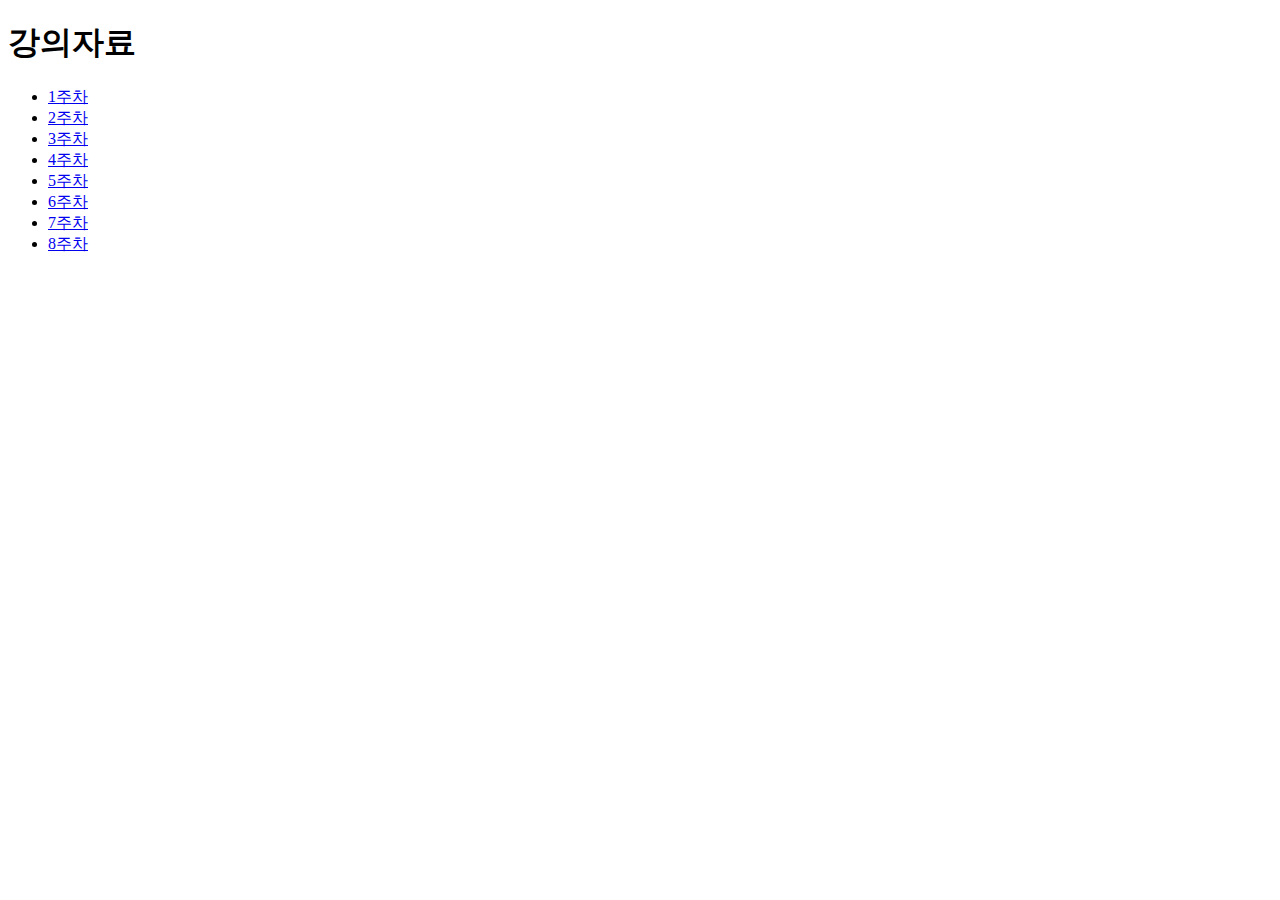
<file: index.html>
<!DOCTYPE html>
<html lang="ko">
  <head>
    <meta charset="UTF-8" />
    <meta http-equiv="X-UA-Compatible" content="IE=edge" />
    <meta name="viewport" content="width=device-width, initial-scale=1.0" />
    <title>Document</title>
  </head>
  <body>
    <h1>강의자료</h1>
    <ul>
      <!--emmet으로 아래 내용을 만든다면-->
      <!-- (li>{$주차})*8})-->
      <!--(li>a[href="w$/"]>{$주차})*8-->
      <li><a href="w1/index.html">1주차</a></li>
      <li><a href="w2/index.html">2주차</a></li>
      <li><a href="w3/index.html">3주차</a></li>
      <li><a href="w4/index.html">4주차</a></li>
      <li><a href="w5/index.html">5주차</a></li>
      <li><a href="w6/index.html">6주차</a></li>
      <li><a href="w7/index.html">7주차</a></li>
      <li><a href="w8/index.html">8주차</a></li>
    </ul>
  </body>
</html>
</file>
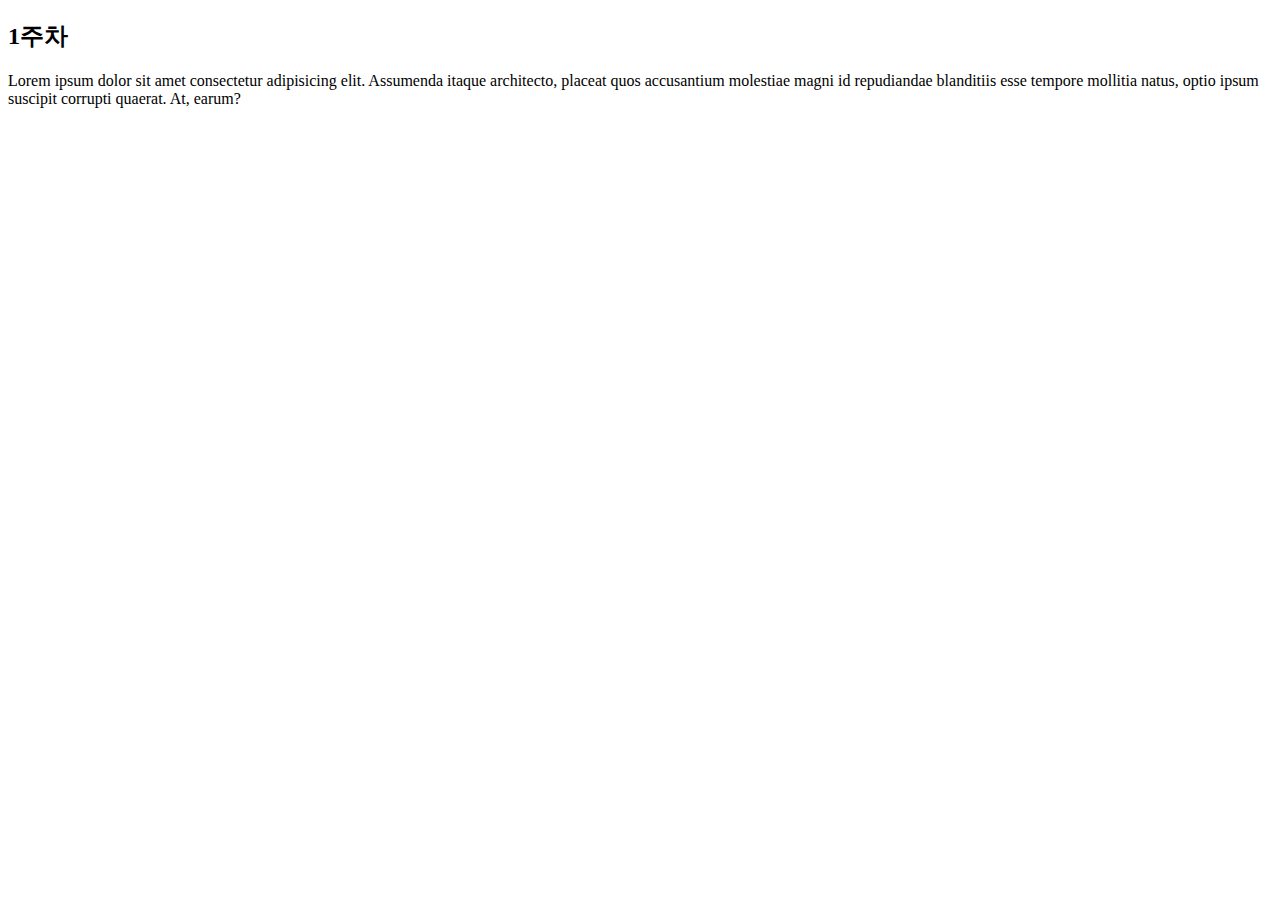
<file: w1/index.html>
<!DOCTYPE html>
<html lang="en">
  <head>
    <meta charset="UTF-8" />
    <meta http-equiv="X-UA-Compatible" content="IE=edge" />
    <meta name="viewport" content="width=device-width, initial-scale=1.0" />
    <title>Document</title>
  </head>
  <body>
    <h2>1주차</h2>
    Lorem ipsum dolor sit amet consectetur adipisicing elit. Assumenda itaque
    architecto, placeat quos accusantium molestiae magni id repudiandae
    blanditiis esse tempore mollitia natus, optio ipsum suscipit corrupti
    quaerat. At, earum?
  </body>
</html>
</file>
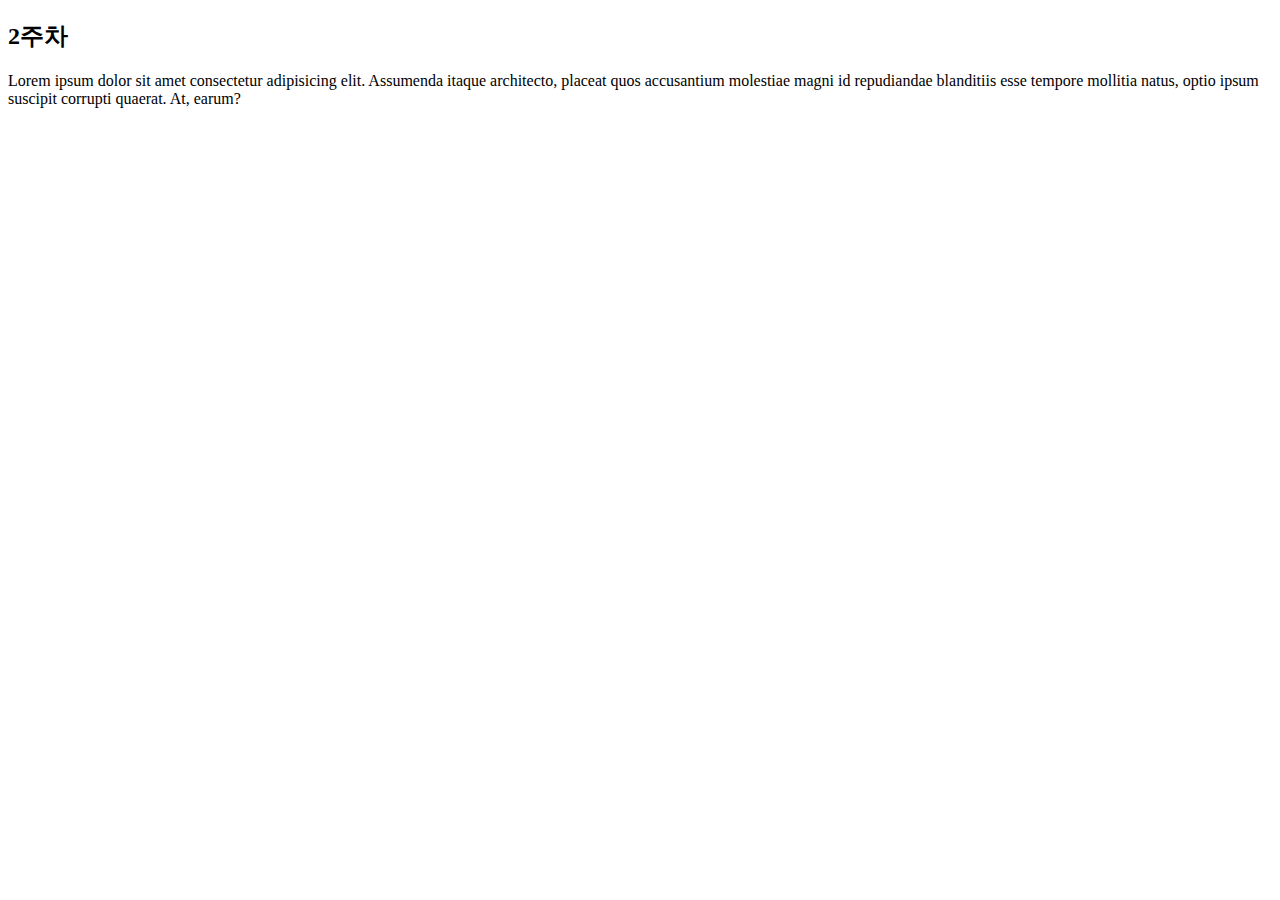
<file: w2/index.html>
<!DOCTYPE html>
<html lang="en">
  <head>
    <meta charset="UTF-8" />
    <meta http-equiv="X-UA-Compatible" content="IE=edge" />
    <meta name="viewport" content="width=device-width, initial-scale=1.0" />
    <title>Document</title>
  </head>
  <body>
    <h2>2주차</h2>
    Lorem ipsum dolor sit amet consectetur adipisicing elit. Assumenda itaque
    architecto, placeat quos accusantium molestiae magni id repudiandae
    blanditiis esse tempore mollitia natus, optio ipsum suscipit corrupti
    quaerat. At, earum?
  </body>
</html>
</file>
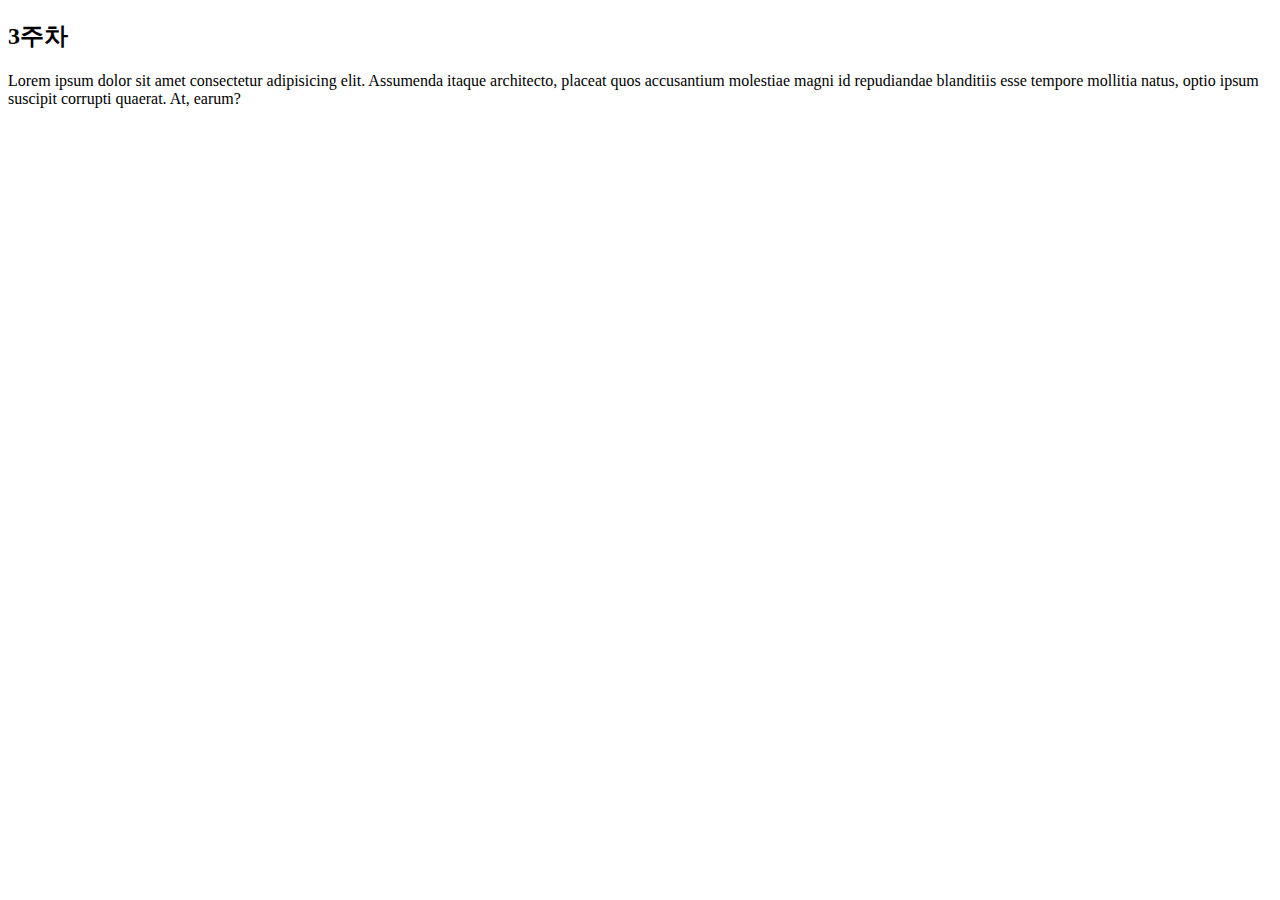
<file: w3/index.html>
<!DOCTYPE html>
<html lang="en">
  <head>
    <meta charset="UTF-8" />
    <meta http-equiv="X-UA-Compatible" content="IE=edge" />
    <meta name="viewport" content="width=device-width, initial-scale=1.0" />
    <title>Document</title>
  </head>
  <body>
    <h2>3주차</h2>
    Lorem ipsum dolor sit amet consectetur adipisicing elit. Assumenda itaque
    architecto, placeat quos accusantium molestiae magni id repudiandae
    blanditiis esse tempore mollitia natus, optio ipsum suscipit corrupti
    quaerat. At, earum?
  </body>
</html>
</file>
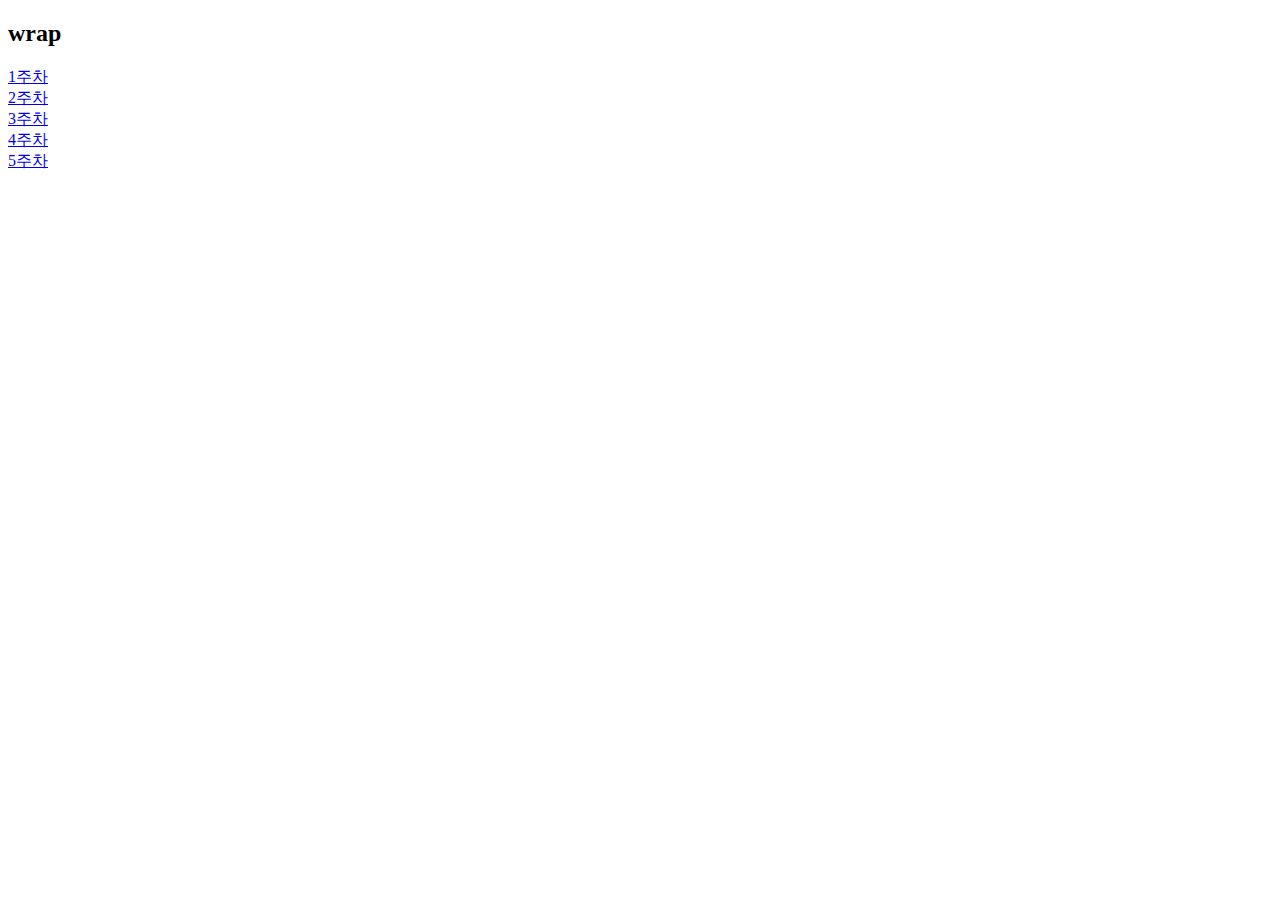
<file: w4/index.html>
<!DOCTYPE html>
<html lang="en">
  <head>
    <meta charset="UTF-8" />
    <meta http-equiv="X-UA-Compatible" content="IE=edge" />
    <meta name="viewport" content="width=device-width, initial-scale=1.0" />
    <title>Document</title>
  </head>
  <body>
    <h2>wrap</h2>
    <li><a href="step1/index.html">1주차</a></li>
    <li><a href="step2/index.html">2주차</a></li>
    <li><a href="step3/index.html">3주차</a></li>
    <li><a href="step4/index.html">4주차</a></li>
    <li><a href="step5/index.html">5주차</a></li>

</html>
</file>
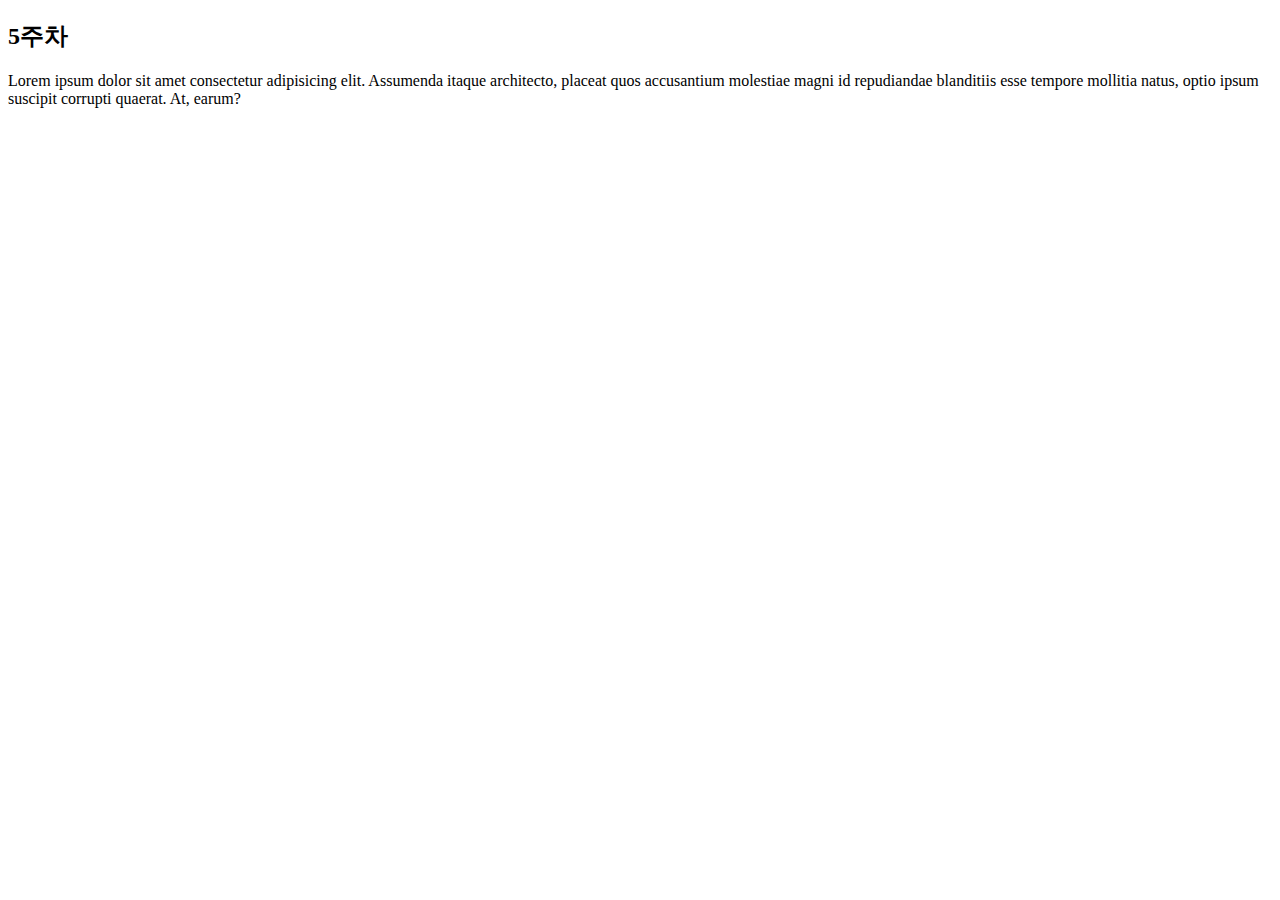
<file: w5/index.html>
<!DOCTYPE html>
<html lang="en">
  <head>
    <meta charset="UTF-8" />
    <meta http-equiv="X-UA-Compatible" content="IE=edge" />
    <meta name="viewport" content="width=device-width, initial-scale=1.0" />
    <title>Document</title>
  </head>
  <body>
    <h2>5주차</h2>
    Lorem ipsum dolor sit amet consectetur adipisicing elit. Assumenda itaque
    architecto, placeat quos accusantium molestiae magni id repudiandae
    blanditiis esse tempore mollitia natus, optio ipsum suscipit corrupti
    quaerat. At, earum?
  </body>
</html>
</file>
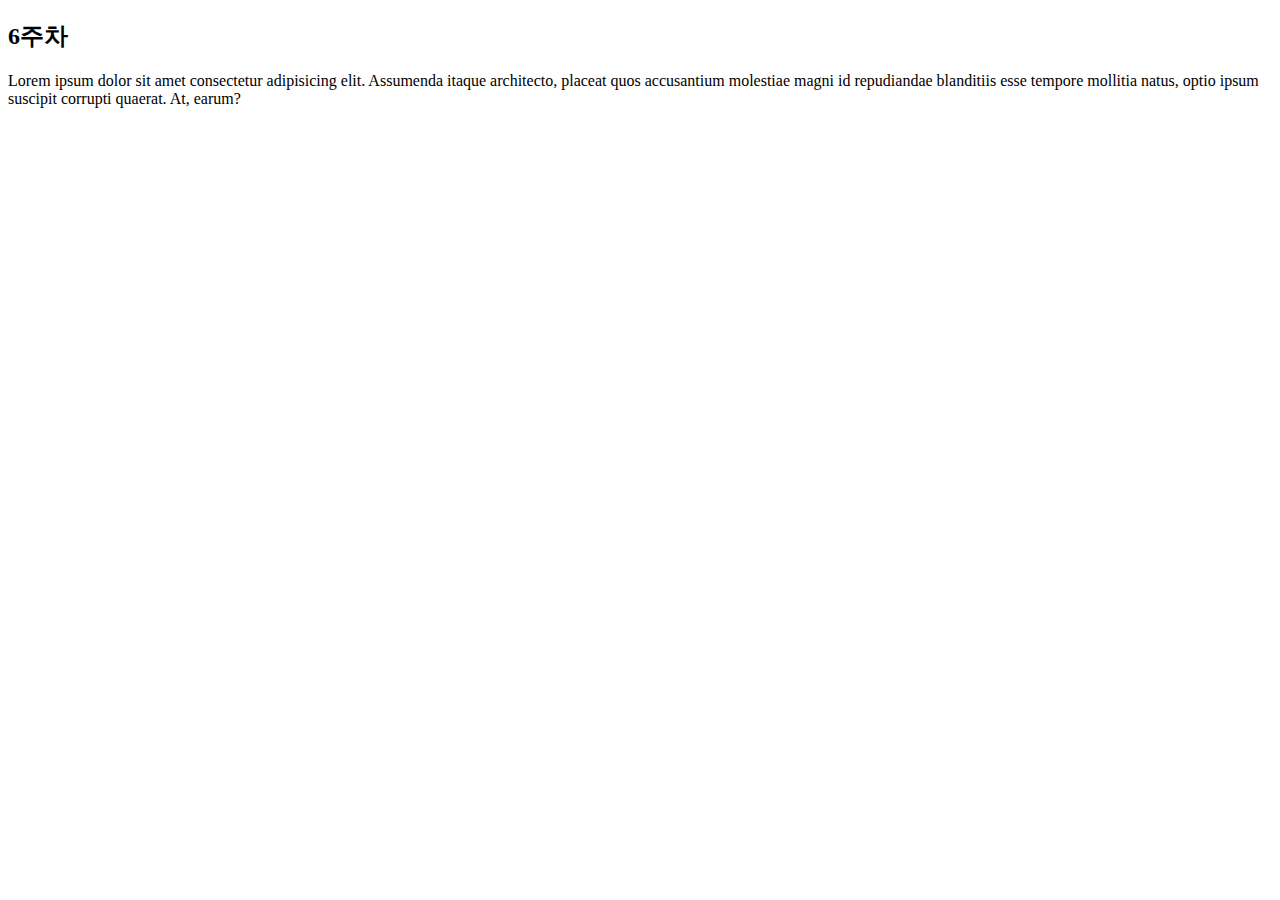
<file: w6/index.html>
<!DOCTYPE html>
<html lang="en">
  <head>
    <meta charset="UTF-8" />
    <meta http-equiv="X-UA-Compatible" content="IE=edge" />
    <meta name="viewport" content="width=device-width, initial-scale=1.0" />
    <title>Document</title>
  </head>
  <body>
    <h2>6주차</h2>
    Lorem ipsum dolor sit amet consectetur adipisicing elit. Assumenda itaque
    architecto, placeat quos accusantium molestiae magni id repudiandae
    blanditiis esse tempore mollitia natus, optio ipsum suscipit corrupti
    quaerat. At, earum?
  </body>
</html>
</file>
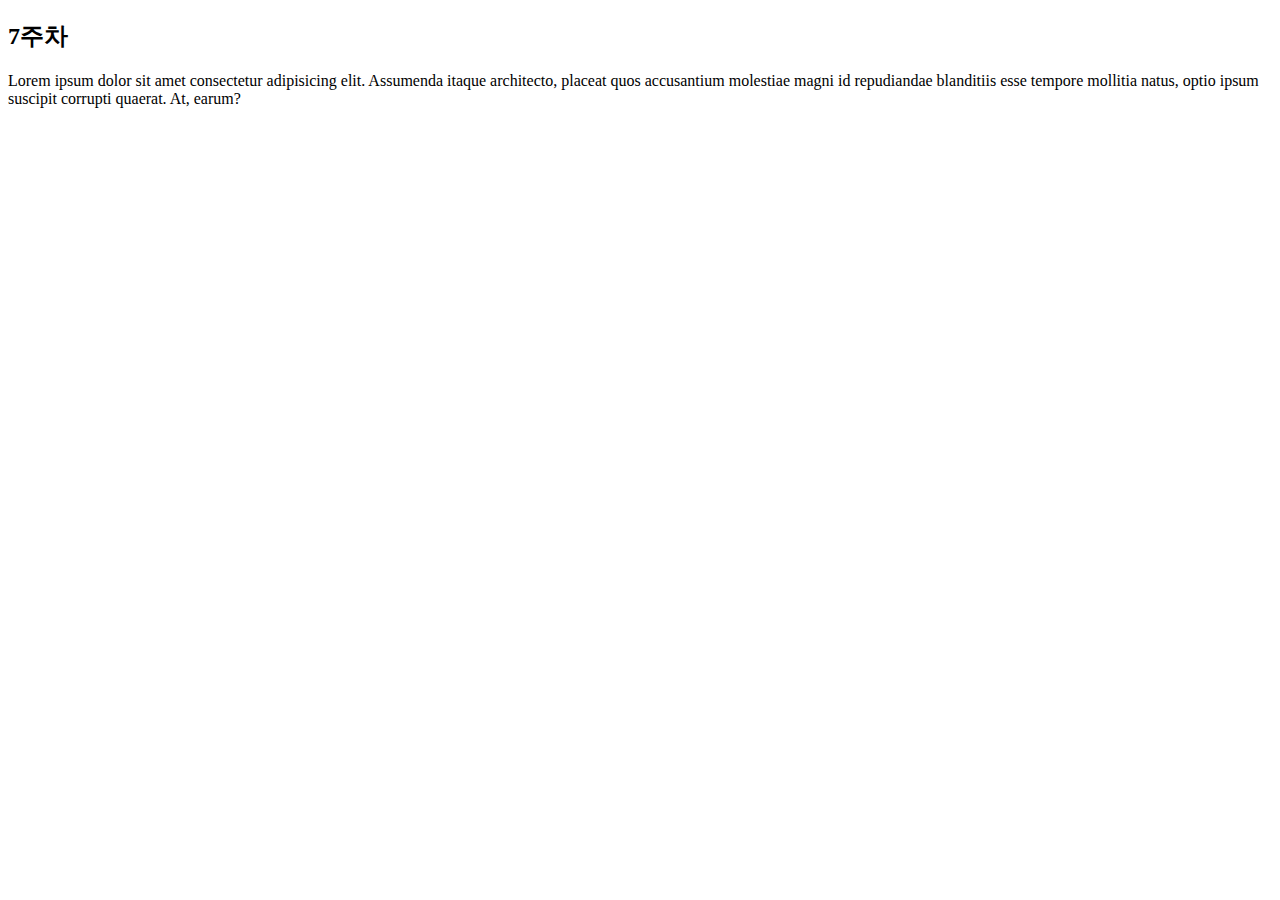
<file: w7/index.html>
<!DOCTYPE html>
<html lang="en">
  <head>
    <meta charset="UTF-8" />
    <meta http-equiv="X-UA-Compatible" content="IE=edge" />
    <meta name="viewport" content="width=device-width, initial-scale=1.0" />
    <title>Document</title>
  </head>
  <body>
    <h2>7주차</h2>
    Lorem ipsum dolor sit amet consectetur adipisicing elit. Assumenda itaque
    architecto, placeat quos accusantium molestiae magni id repudiandae
    blanditiis esse tempore mollitia natus, optio ipsum suscipit corrupti
    quaerat. At, earum?
  </body>
</html>
</file>
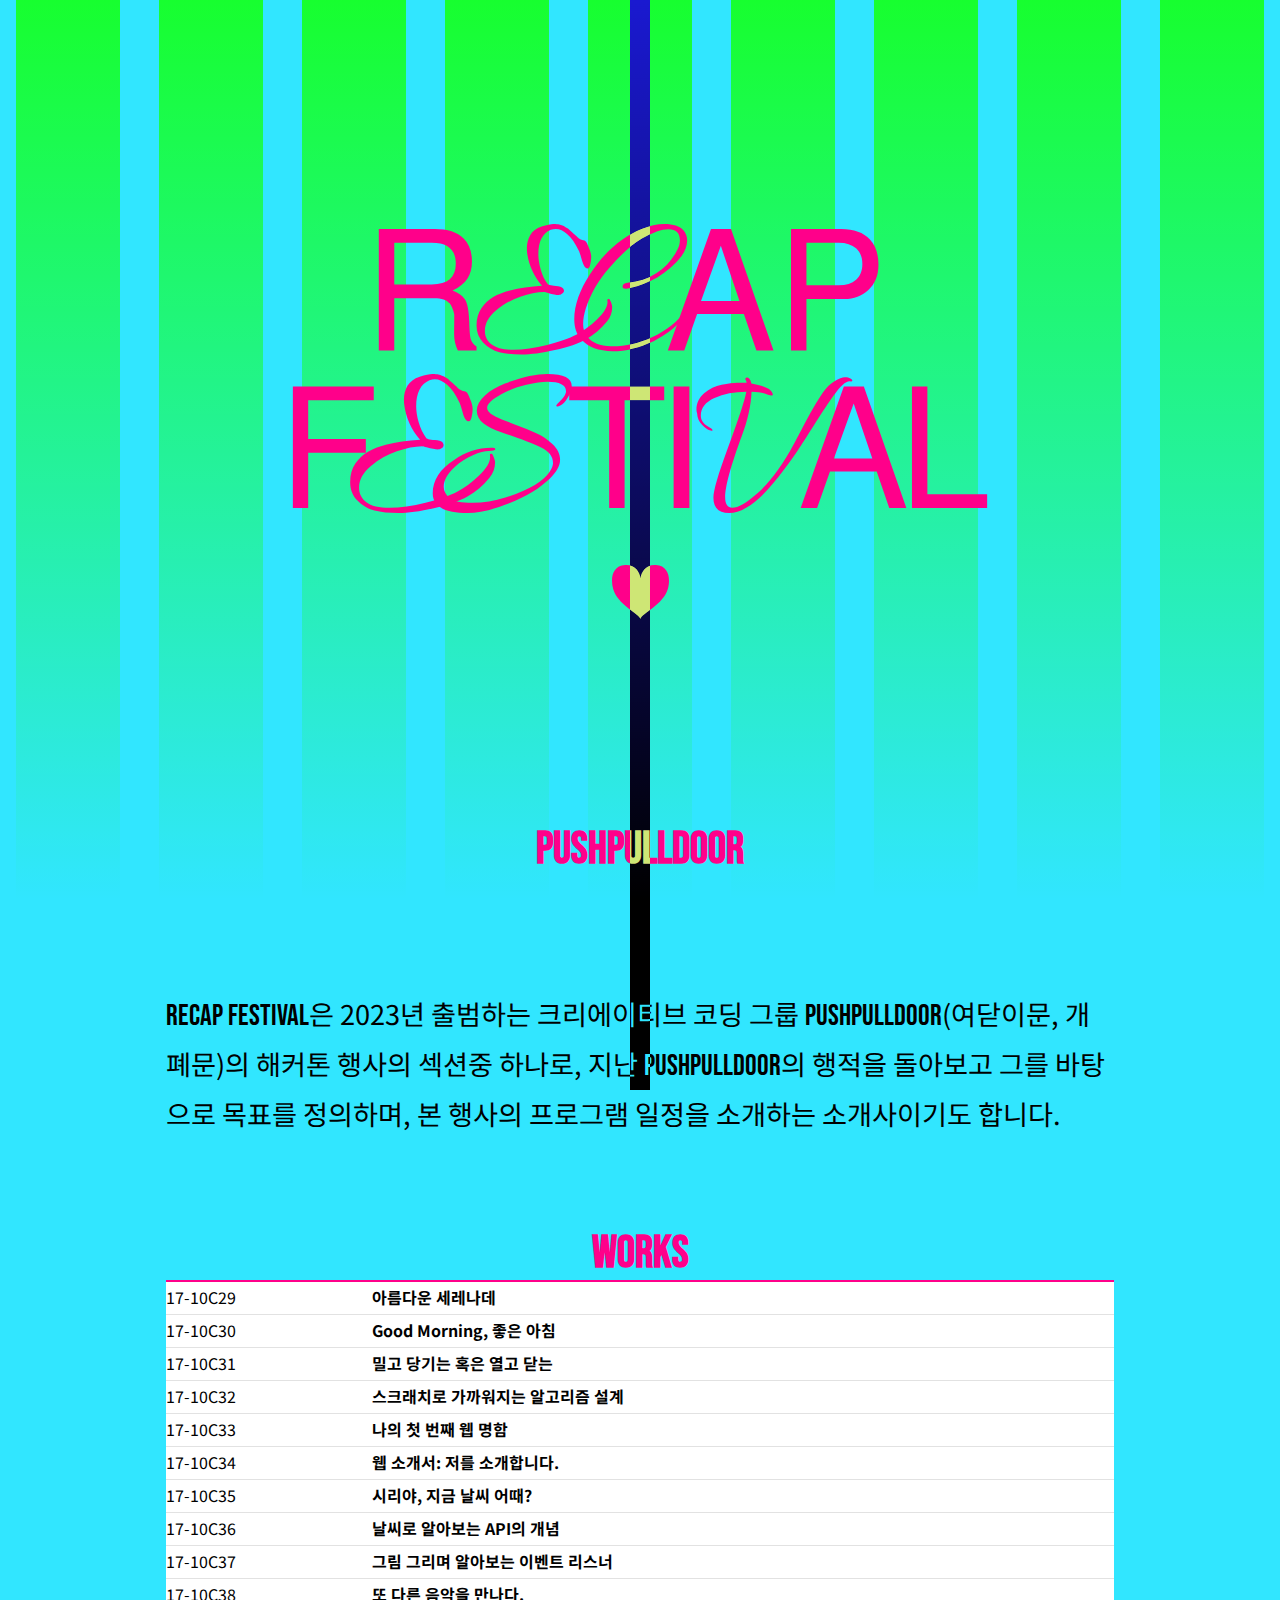
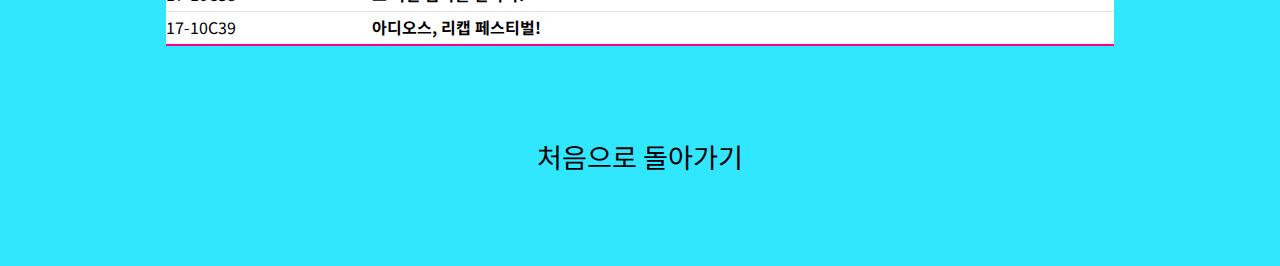
<file: w8/index.html>
<!DOCTYPE html>
<html lang="kr">
  <head>
    <meta charset="UTF-8" />
    <meta http-equiv="X-UA-Compatible" content="IE=edge" />
    <meta name="viewport" content="width=device-width, initial-scale=1.0" />
    <link rel="stylesheet" href="./style.css" />
    <title>RECAP FESTIVAL</title>

    <link rel="preconnect" href="https://fonts.googleapis.com" />
    <link rel="preconnect" href="https://fonts.gstatic.com" crossorigin />
    <link
      href="https://fonts.googleapis.com/css2?family=Bebas+Neue&family=Noto+Sans+KR&display=swap"
      rel="stylesheet"
    />
    <title>201921418_최소혜</title>
  </head>

  <body>
    <section class="background">
      <span></span>
      <span></span>
      <span></span>
      <span></span>
      <span></span>
      <span></span>
      <span></span>
      <span></span>
      <span></span>
    </section>
    <section class="main">
      <div class="logo-holder">
        <img src="./asset/logo-holder.svg" alt="RECAP FESTIVAL 로고" />
      </div>
      <div class="heart-holder">
        <img src="./asset/heart.svg" alt="" />
      </div>
      <h1>PUSHPULLDOOR</h1>
      <div class="door-line"></div>
    </section>
    <div class="static-door-line"></div>
    <section class="contents">
      <p>
        <span>RECAP FESTIVAL</span>은 2023년 출범하는 크리에이티브 코딩 그룹
        <span>PUSHPULLDOOR</span>(여닫이문, 개폐문)의 해커톤 행사의 섹션중
        하나로, 지난 <span>PUSHPULLDOOR</span>의 행적을 돌아보고 그를 바탕으로
        목표를 정의하며, 본 행사의 프로그램 일정을 소개하는 소개사이기도 합니다.
      </p>
    </section>
    <section class="contents">
      <h2>WORKS</h2>
      <table>
        <tr>
          <td>17-10C29</td>
          <td>아름다운 세레나데</td>
        </tr>
        <tr>
          <td>17-10C30</td>
          <td>Good Morning, 좋은 아침</td>
        </tr>
        <tr>
          <td>17-10C31</td>
          <td>밀고 당기는 혹은 열고 닫는</td>
        </tr>
        <tr>
          <td>17-10C32</td>
          <td>스크래치로 가까워지는 알고리즘 설계</td>
        </tr>
        <tr>
          <td>17-10C33</td>
          <td>나의 첫 번째 웹 명함</td>
        </tr>
        <tr>
          <td>17-10C34</td>
          <td>웹 소개서: 저를 소개합니다.</td>
        </tr>
        <tr>
          <td>17-10C35</td>
          <td>시리야, 지금 날씨 어때?</td>
        </tr>
        <tr>
          <td>17-10C36</td>
          <td>날씨로 알아보는 API의 개념</td>
        </tr>
        <tr>
          <td>17-10C37</td>
          <td>그림 그리며 알아보는 이벤트 리스너</td>
        </tr>
        <tr>
          <td>17-10C38</td>
          <td>또 다른 음악을 만나다.</td>
        </tr>
        <tr>
          <td>17-10C39</td>
          <td>아디오스, 리캡 페스티벌!</td>
        </tr>
      </table>
    </section>
    <section class="contents">
      <div class="anchor-holder">
        <a href="#" target="_self">처음으로 돌아가기</a>
      </div>
    </section>
  </body>
</html>
</file>
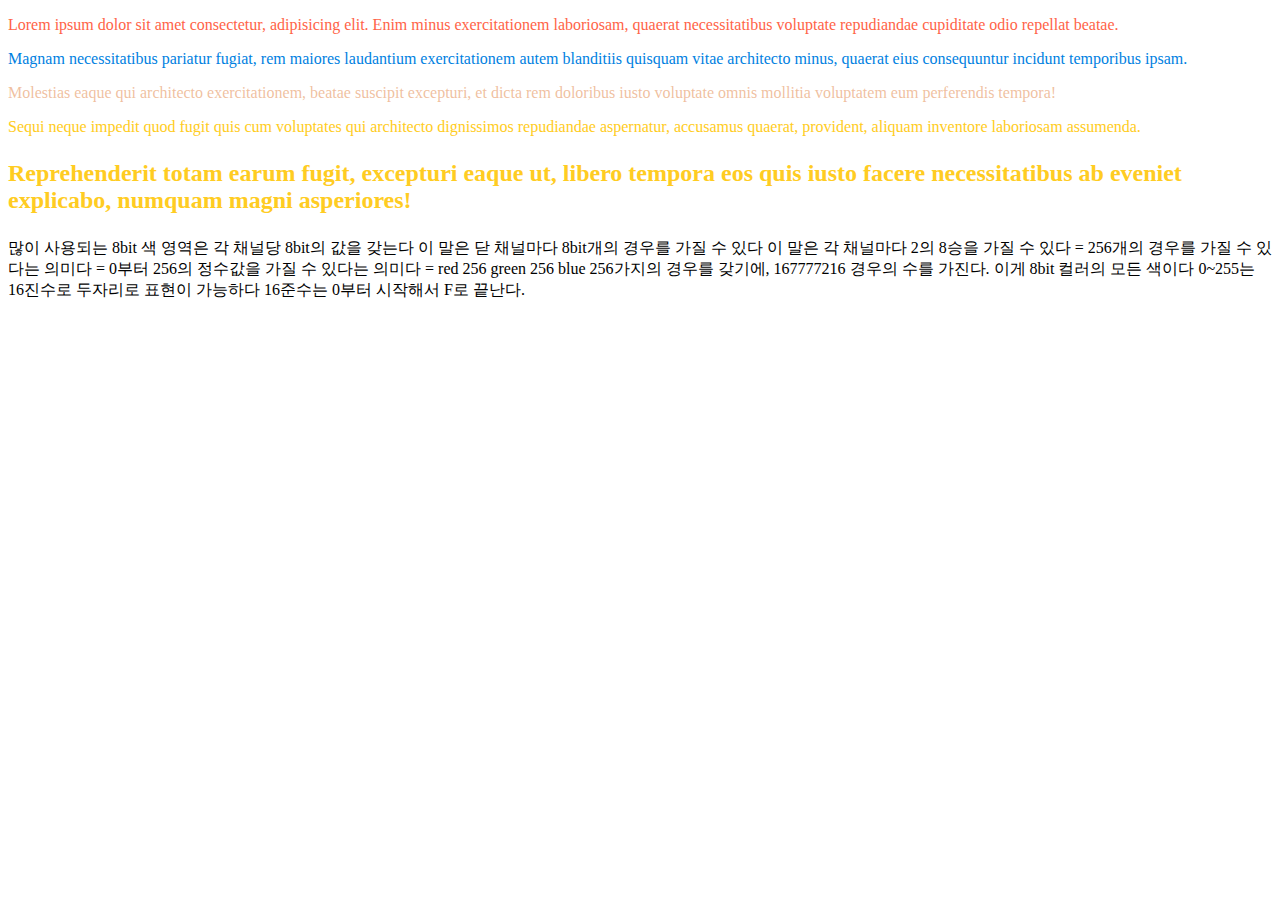
<file: w4/step1/index.html>
<!DOCTYPE html>
<html lang="ko">
  <head>
    <meta charset="UTF-8" />
    <meta http-equiv="X-UA-Compatible" content="IE=edge" />
    <meta name="viewport" content="width=device-width, initial-scale=1.0" />
    <title>wrap up : step 1</title>
  </head>
  <body>
    <p style="color: tomato">
      Lorem ipsum dolor sit amet consectetur, adipisicing elit. Enim minus
      exercitationem laboriosam, quaerat necessitatibus voluptate repudiandae
      cupiditate odio repellat beatae.
    </p>
    <p style="color: rgb(0, 127, 225)">
      Magnam necessitatibus pariatur fugiat, rem maiores laudantium
      exercitationem autem blanditiis quisquam vitae architecto minus, quaerat
      eius consequuntur incidunt temporibus ipsam.
    </p>
    <p style="color: rgba(225, 127, 64, 0.5)">
      Molestias eaque qui architecto exercitationem, beatae suscipit excepturi,
      et dicta rem doloribus iusto voluptate omnis mollitia voluptatem eum
      perferendis tempora!
    </p>
    <p style="color: #ffcc22">
      Sequi neque impedit quod fugit quis cum voluptates qui architecto
      dignissimos repudiandae aspernatur, accusamus quaerat, provident, aliquam
      inventore laboriosam assumenda.
    </p>
    <p style="color: #ffcc22; font-size: 24px; font-weight: bold">
      Reprehenderit totam earum fugit, excepturi eaque ut, libero tempora eos
      quis iusto facere necessitatibus ab eveniet explicabo, numquam magni
      asperiores!
    </p>
    <!-- (p>lorem20)*5 -->
  </body>
</html>

<!-- 태그의 두 종류
<tag>
<tag></tag> -->

<!-- 태그에 추가적인 속성이 들어갈 수 있다
<tag attribute="attributeValue"></tag>
< attribute="attributeValue">
때로는 추가적인 속성 없이는 제기능을 못하는 태그가 있다. 대표적으로 img와 a
<img src="이미지 주소" alt="">
<a href="링크가 걸릴 텍스트"</a>
    여러 추가적인 속성이 들어갈 때는 띄어쓰기로 구별해가며 작성한다.
<tag attribute1="attributeValue1" attribute2="attributeValue2" attribute3="attributeValue3" > -->

<!--- 스타일 속성은 태그를 통해 나타난는 요소의 모양새를 정의한다
<tag style="styleProperty: value"></tag>
여러 스타릴 속성을 적을 때는 ;를 통해 구분한다
<tag style="styleProperty1: value1; styleProperty2: value2; styleProperty3: value3"></tag> -->

많이 사용되는 8bit 색 영역은 각 채널당 8bit의 값을 갖는다 이 말은 닫 채널마다
8bit개의 경우를 가질 수 있다 이 말은 각 채널마다 2의 8승을 가질 수 있다 =
256개의 경우를 가질 수 있다는 의미다 = 0부터 256의 정수값을 가질 수 있다는
의미다 = red 256 green 256 blue 256가지의 경우를 갖기에, 167777216 경우의 수를
가진다. 이게 8bit 컬러의 모든 색이다 0~255는 16진수로 두자리로 표현이 가능하다
16준수는 0부터 시작해서 F로 끝난다.
</file>
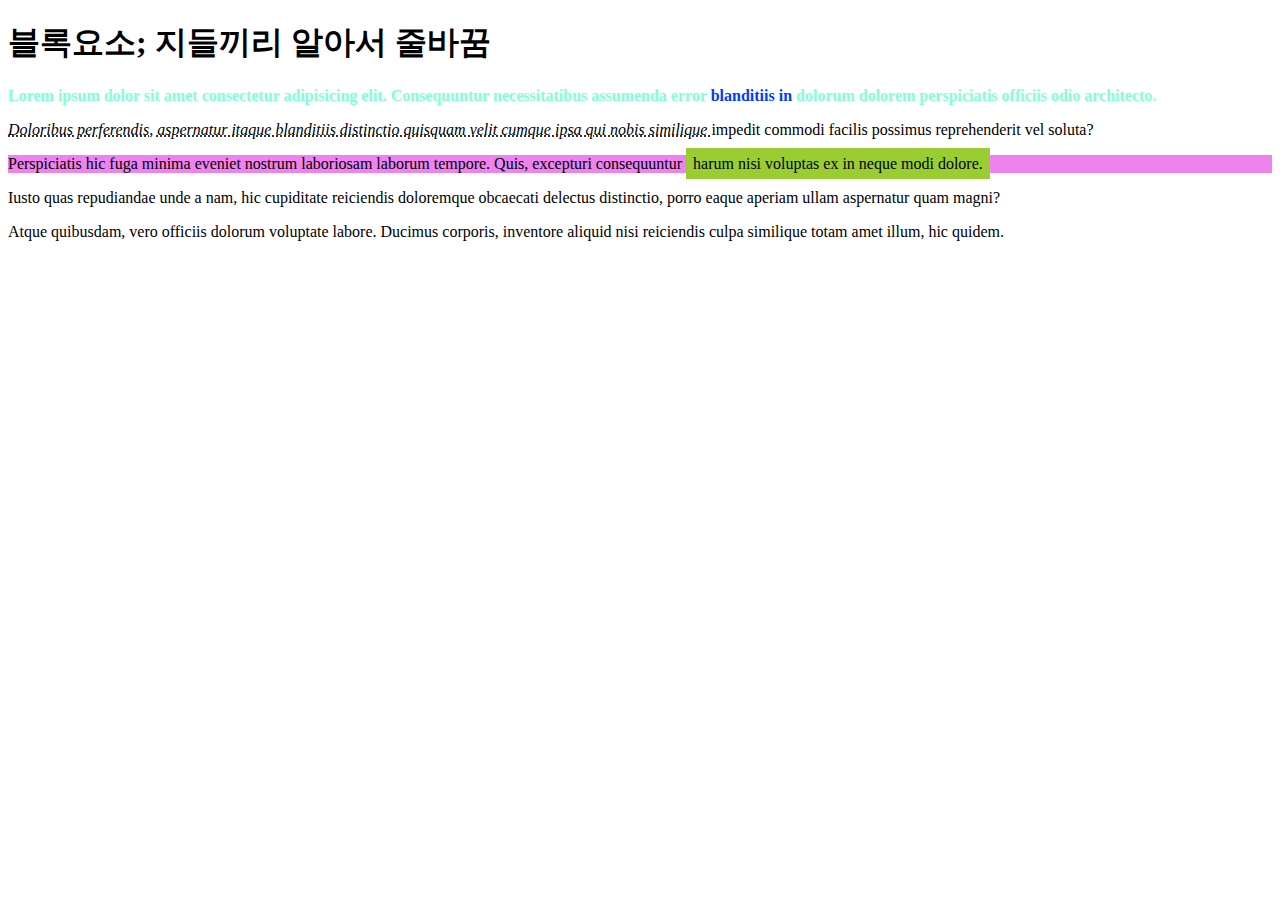
<file: w4/step2/index.html>
<!DOCTYPE html>
<html lang="ko">
  <head>
    <meta charset="UTF-8" />
    <meta http-equiv="X-UA-Compatible" content="IE=edge" />
    <meta name="viewport" content="width=device-width, initial-scale=1.0" />
    <title>st2p 2</title>
  </head>
  <body>
    <h1>블록요소; 지들끼리 알아서 줄바꿈</h1>
    <p style="color: aquamarine; font-weight: bold">
      Lorem ipsum dolor sit amet consectetur adipisicing elit. Consequuntur
      necessitatibus assumenda error
      <span style="color: rgb(0, 60, 255)"> blanditiis in</span> dolorum dolorem
      perspiciatis officiis odio architecto.
    </p>
    <p>
      <span style="font-style: italic; text-decoration: underline dotted">
        Doloribus perferendis, aspernatur itaque blanditiis distinctio quisquam
        velit cumque ipsa qui nobis similique
      </span>
      impedit commodi facilis possimus reprehenderit vel soluta?
    </p>
    <p style="background-color: violet">
      Perspiciatis hic fuga minima eveniet nostrum laboriosam laborum tempore.
      Quis, excepturi consequuntur
      <span style="background-color: yellowgreen; padding: 7px">
        harum nisi voluptas ex in neque modi dolore.</span
      >
    </p>
    <p>
      Iusto quas repudiandae unde a nam, hic cupiditate reiciendis doloremque
      obcaecati delectus distinctio, porro eaque aperiam ullam aspernatur quam
      magni?
    </p>
    <p>
      Atque quibusdam, vero officiis dolorum voluptate labore. Ducimus corporis,
      inventore aliquid nisi reiciendis culpa similique totam amet illum, hic
      quidem.
    </p>
  </body>
</html>
</file>
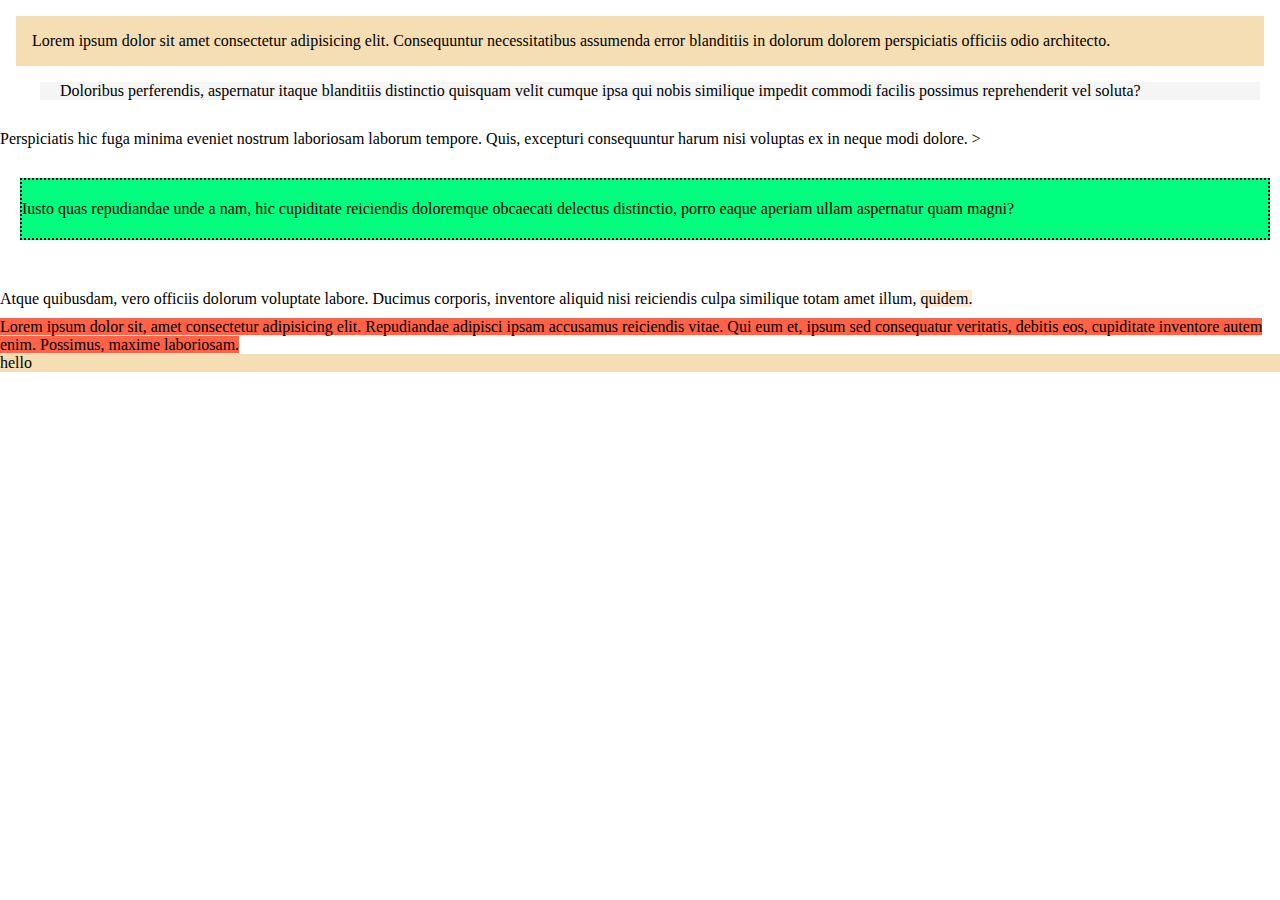
<file: w4/step3/index.html>
<!DOCTYPE html>
<html lang="ko">
  <head>
    <meta charset="UTF-8" />
    <meta http-equiv="X-UA-Compatible" content="IE=edge" />
    <meta name="viewport" content="width=device-width, initial-scale=1.0" />
    <title>st2p 2</title>
  </head>
  <body style="margin: 0">
    <div style="margin: 16px; background-color: wheat; padding: 16px">
      Lorem ipsum dolor sit amet consectetur adipisicing elit. Consequuntur
      necessitatibus assumenda error blanditiis in dolorum dolorem perspiciatis
      officiis odio architecto.
    </div>
    <div
      style="
        margin: 10px 20px 30px 40px;
        background-color: whitesmoke;
        padding-left: 20px;
        padding-right: 20px;
      "
    >
      Doloribus perferendis, aspernatur itaque blanditiis distinctio quisquam
      velit cumque ipsa qui nobis similique impedit commodi facilis possimus
      reprehenderit vel soluta?
    </div>
    <div style="padding-inline;: 20px">
      <!--padding inline은 좌우-->
      Perspiciatis hic fuga minima eveniet nostrum laboriosam laborum tempore.
      Quis, excepturi consequuntur harum nisi voluptas ex in neque modi dolore.
      >
    </div>
    <div
      style="
        background-color: springgreen;
        margin: 30px 10px 50px 20px;
        padding-block: 20px;
        border: 2px dotted;
      "
    >
      <!--padding block은 위아래-->
      Iusto quas repudiandae unde a nam, hic cupiditate reiciendis doloremque
      obcaecati delectus distinctio, porro eaque aperiam ullam aspernatur quam
      magni?
    </div>
    <div style="margin: 10px auto; max-width: 960">
      Atque quibusdam, vero officiis dolorum voluptate labore. Ducimus corporis,
      inventore aliquid nisi reiciendis culpa similique totam amet illum,
      <span style="background-color: antiquewhite"> quidem.</span>
    </div>
    <span style="background-color: tomato">
      Lorem ipsum dolor sit, amet consectetur adipisicing elit. Repudiandae
      adipisci ipsam accusamus reiciendis vitae. Qui eum et, ipsum sed
      consequatur veritatis, debitis eos, cupiditate inventore autem enim.
      Possimus, maxime laboriosam.</span
    >
    <div style="background-color: wheat">hello</div>
  </body>
</html>
</file>
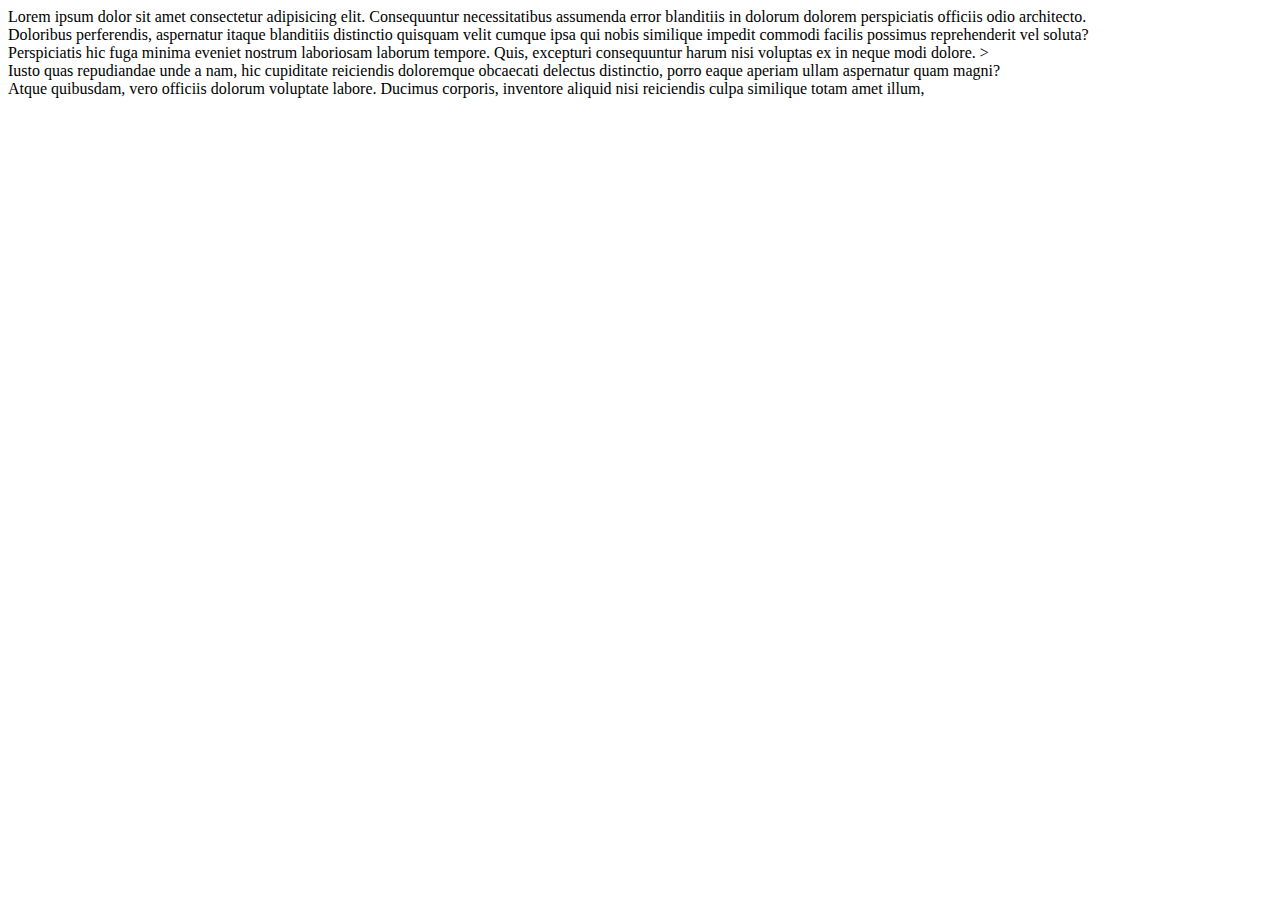
<file: w4/step4/index.html>
<!DOCTYPE html>
<html lang="ko">
  <head>
    <meta charset="UTF-8" />
    <meta http-equiv="X-UA-Compatible" content="IE=edge" />
    <meta name="viewport" content="width=device-width, initial-scale=1.0" />
    <title>st2p 2</title>
  <head><style>
       
    #elem1 {"background-color: springgreen;}
    #elem2{"background-color: tomato;}
       </style>
       </head>
    
      
  <body>
    <div id=elem1>
      Lorem ipsum dolor sit amet consectetur adipisicing elit. Consequuntur
      necessitatibus assumenda error blanditiis in dolorum dolorem perspiciatis
      officiis odio architecto.
    </div>
    <div id=elem2>
      Doloribus perferendis, aspernatur itaque blanditiis distinctio quisquam
      velit cumque ipsa qui nobis similique impedit commodi facilis possimus
      reprehenderit vel soluta?
    </div>
    <div>
      Perspiciatis hic fuga minima eveniet nostrum laboriosam laborum tempore.
      Quis, excepturi consequuntur harum nisi voluptas ex in neque modi dolore.
      >
    </div>
    <div>
      Iusto quas repudiandae unde a nam, hic cupiditate reiciendis doloremque
      obcaecati delectus distinctio, porro eaque aperiam ullam aspernatur quam
      magni?
    </div>
    <div>
      Atque quibusdam, vero officiis dolorum voluptate labore. Ducimus corporis,
      inventore aliquid nisi reiciendis culpa similique totam amet illum,
    </div>
</body>
</html>
</file>
<file: w8/style.css>
* {
  box-sizing: border-box;
  position: relative;
}

html {
  font-size: 16px;
}

body {
  margin: 0;
  padding: 0;
  background: #31e6ff;
  font-family: "Noto Sans KR", sans-serif;
}

a,
a:link,
a:visited {
  color: inherit;
  text-decoration: none;
}

h1,
h2 {
  font-family: "Bebas Neue", cursive;
  color: #ff008a;
  margin: 0;
  font-size: 2.8rem;
  text-align: center;
}

.background {
  display: flex;
  justify-content: space-between;
  width: 100%;
  height: 100vh;
  position: absolute;
  padding: 0 1rem;
}
.background span {
  display: block;
  height: 100%;
  background: linear-gradient(
    180deg,
    #17ff2f 0%,
    rgba(217, 217, 217, 0) 100%,
    rgba(217, 217, 217, 0) 100%
  );
  width: calc(11.1111111111% - 2.7vw);
  margin-right: 2.7vw;
}
.background span:last-child {
  margin-right: 0;
}

.door-line {
  height: 100vw;
  width: 20px;
  position: fixed;
  z-index: 100;
  margin-left: auto;
  margin-right: auto;
  background-color: #31e6ff;
  mix-blend-mode: difference;
  animation-name: rotate;
  animation-duration: 60s;
  animation-iteration-count: infinite;
  animation-timing-function: linear;
  animation-fill-mode: forwards;
}

.main {
  min-height: 100vh;
  display: flex;
  justify-content: center;
  align-items: center;
  flex-direction: column;
}
.main h1 {
  position: absolute;
  bottom: 1.5rem;
}

.logo-holder {
  display: flex;
  justify-content: center;
}
.logo-holder img {
  width: calc((100vw - 2rem) / 12 * 7);
}

.heart-holder {
  margin: 3.25rem 0;
}

.contents {
  max-width: 980px;
  margin: 10vh auto;
  padding: 0 1rem;
}
.contents p {
  font-size: 1.7rem;
  line-height: 1.7em;
  padding-bottom: 0;
}
.contents p span {
  font-family: "Bebas Neue", cursive;
  font-size: 1.05em;
}

table {
  background: #fff;
  border-top: 2px solid #ff008a;
  border-bottom: 2px solid #ff008a;
  border-collapse: collapse;
  width: 100%;
}
table tr,
table td,
table th {
  border: 1px solid #e2e2e2;
  border-left: none;
  border-right: none;
}
table td,
table th {
  padding: 0.2em 0 0.3em;
}
table td:nth-child(2) {
  font-weight: 700;
}

.anchor-holder a {
  display: block;
  text-align: center;
  font-size: 1.7rem;
}

.static-door-line {
  width: calc(100vw - 3.75rem);
  height: 4px;
  background: #000;
  margin: 30vh auto;
  transform: rotate(30deg);
  display: none;
}

@keyframes rotate {
  from {
    transform: rotate(0deg);
  }
  to {
    transform: rotate(360deg);
  }
}
@media screen and (max-width: 1024px) {
  .contents p {
    font-size: 1.4rem;
  }
}
@media screen and (max-width: 768px) {
  .door-line {
    display: none;
  }
  .static-door-line {
    display: block;
  }
  .logo-holder {
    width: 100%;
    padding: 1rem;
  }
  .logo-holder img {
    width: 100%;
  }
  .background {
    padding: 0;
  }
  .background span {
    margin: 0;
    width: 25%;
  }
  .background span:nth-child(n + 4) {
    display: none;
  }
}
@media screen and (max-width: 450px) {
  .contents p {
    font-size: 1.2rem;
  }
}
@media screen and (max-width: 350px) {
  .contents p {
    font-size: 1.1rem;
  }
}
@media (max-width: 600px) {
  body {
    background-color: rgb(0, 179, 0);
  }
}
</file>
